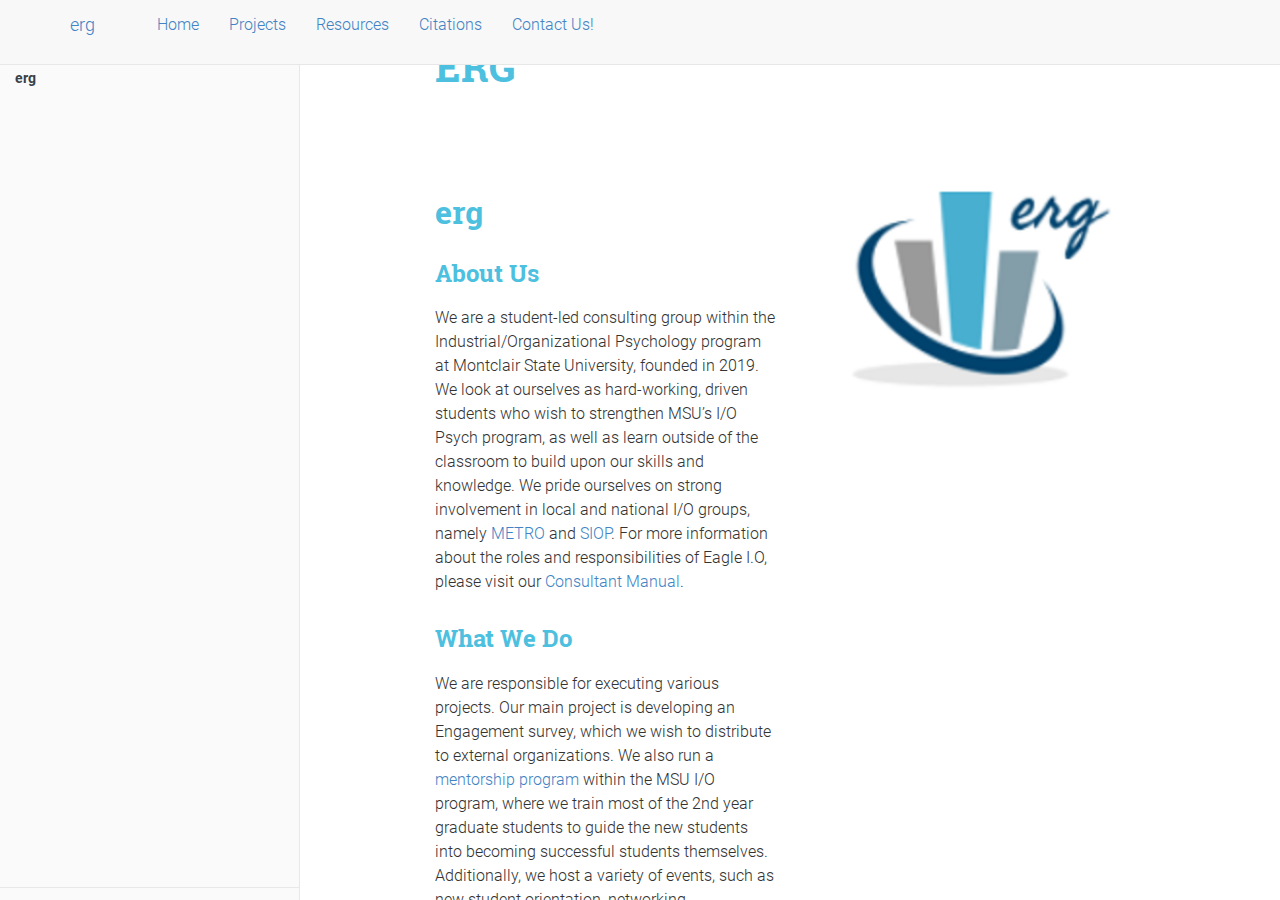
<file: docs/index.html>
<!DOCTYPE html>
<html xmlns="http://www.w3.org/1999/xhtml">
  <head>
    <meta charset="utf-8">
    <meta http-equiv="Content-Type" content="text/html; charset=utf-8" />
    <meta name="generator" content="pandoc" />

    
    
    <title>ERG</title>

        <script src="site_libs/header-attrs-2.8/header-attrs.js"></script>
        <script src="site_libs/jquery-1.11.3/jquery.min.js"></script>
        <meta name="viewport" content="width=device-width, initial-scale=1" />
        <link href="site_libs/bootstrap-3.3.7/css/bootstrap.min.css" rel="stylesheet" />
        <script src="site_libs/bootstrap-3.3.7/js/bootstrap.min.js"></script>
        <script src="site_libs/jqueryui-1.11.4/jquery-ui.min.js"></script>
        <script src="site_libs/navigation-1.1/tabsets.js"></script>
        <link href="site_libs/magnific-popup-1.1.0/magnific-popup.css" rel="stylesheet" />
        <script src="site_libs/magnific-popup-1.1.0/jquery.magnific-popup.min.js"></script>
        <link href="site_libs/robobook-0.1/robobook.css" rel="stylesheet" />
        <link href="site_libs/robobook-0.1/robobook_fonts_embed.css" rel="stylesheet" />
        <script src="site_libs/robobook-0.1/robobook.js"></script>
    
    
    
        <link rel="stylesheet" href="custom.css" type="text/css" />
    
    <!-- tabsets -->
    <script>
      $(document).ready(function () {
	  window.buildTabsets("toc");
      });
      $(document).ready(function () {
	  $('.tabset-dropdown > .nav-tabs > li').click(function () {
	      $(this).parent().toggleClass('nav-tabs-open')
	  });
      });
    </script>

    <!-- code folding -->
    
    <!-- code download -->
    
    <!-- tabsets dropdown -->

    <style type="text/css">
      .tabset-dropdown > .nav-tabs {
	  display: inline-table;
	  max-height: 500px;
	  min-height: 44px;
	  overflow-y: auto;
	  background: white;
	  border: 1px solid #ddd;
	  border-radius: 4px;
      }
      
      .tabset-dropdown > .nav-tabs > li.active:before {
	  content: "";
	  font-family: 'Glyphicons Halflings';
	  display: inline-block;
	  padding: 10px;
	  border-right: 1px solid #ddd;
      }
      
      .tabset-dropdown > .nav-tabs.nav-tabs-open > li.active:before {
	  content: "&#xe258;";
	  border: none;
      }
      
      .tabset-dropdown > .nav-tabs.nav-tabs-open:before {
	  content: "";
	  font-family: 'Glyphicons Halflings';
	  display: inline-block;
	  padding: 10px;
	  border-right: 1px solid #ddd;
      }
      
      .tabset-dropdown > .nav-tabs > li.active {
	  display: block;
      }

      .tabset-dropdown > .nav-tabs > li.active a {
  	  padding: 0 15px !important;
      }

      .tabset-dropdown > .nav-tabs > li > a,
      .tabset-dropdown > .nav-tabs > li > a:focus,
      .tabset-dropdown > .nav-tabs > li > a:hover {
	  border: none;
	  display: inline-block;
	  border-radius: 4px;
	  background-color: transparent;
      }
      
      .tabset-dropdown > .nav-tabs.nav-tabs-open > li {
	  display: block;
	  float: none;
      }
      
      .tabset-dropdown > .nav-tabs > li {
	  display: none;
	  margin-left: 0 !important;
      }
    </style>
    
</head>

<body class="preload">

   	
            <!-- robobook start -->   
   <div class="book with-summary">
      <div class="book-summary">
        <ul>
          <li class="title">ERG</li>
          <li class="divider"></li>
        </ul>
        <nav role="navigation" id="toc">
          <ul>
          <li><a href="#erg"><strong>erg</strong></a>
          <ul>
          <li><a href="#about-us">About Us</a></li>
          <li><a href="#what-we-do">What We Do</a></li>
          </ul></li>
          </ul>
        </nav>
        <ul class="authors">
          <li class="divider"></li>
                            </ul>     
      </div>
      <div class="book-body fixed">
        <div class="body-inner">
            <a class="btn pull-left js-toolbar-action toggle-sidebar" aria-label="Toggle Sidebar" title="Toggle Sidebar" href="#">
              <span class="glyphicon glyphicon-menu-hamburger"></span>
            </a>
            <div class="page-inner">
              <section id="content" class="normal">
      
   
      
      <div class="navbar navbar-default  navbar-fixed-top" role="navigation">
        <div class="container">
          <div class="navbar-header">
            <button type="button" class="navbar-toggle collapsed" data-toggle="collapse" data-target="#navbar">
              <span class="icon-bar"></span>
              <span class="icon-bar"></span>
              <span class="icon-bar"></span>
            </button>
            <a class="navbar-brand" href="index.html">erg</a>
          </div>
          <div id="navbar" class="navbar-collapse collapse">
            <ul class="nav navbar-nav">
              <li>
        <a href="index.html">Home</a>
      </li>
      <li>
        <a href="projects.html">Projects</a>
      </li>
      <li>
        <a href="tutorials.html">Resources</a>
      </li>
      <li>
        <a href="citation.html">Citations</a>
      </li>
      <li>
        <a href="location.html">Contact Us!</a>
      </li>
            </ul>
            <ul class="nav navbar-nav navbar-right">
              
            </ul>
          </div><!--/.nav-collapse -->
        </div><!--/.container -->
      </div><!--/.navbar -->
        
      <h1 class="title">ERG</h1>
      
        

   
      
   
<!-- Don't indent these lines or it will mess pre blocks indentation --> 
<div class="row" style="padding-top: 30px;">
<div id="erg" class="section level1 col-sm-6">
<h1><strong>erg</strong></h1>
<div id="about-us" class="section level2">
<h2>About Us</h2>
<p>We are a student-led consulting group within the Industrial/Organizational Psychology program at Montclair State University, founded in 2019. We look at ourselves as hard-working, driven students who wish to strengthen MSU’s I/O Psych program, as well as learn outside of the classroom to build upon our skills and knowledge. We pride ourselves on strong involvement in local and national I/O groups, namely <a href="https://metroapppsych.com/">METRO</a> and <a href="https://siop.org">SIOP</a>. For more information about the roles and responsibilities of Eagle I.O, please visit our <a href="https://bookdown.org/kulasj/eagleiomanual/">Consultant Manual</a>.</p>
</div>
<div id="what-we-do" class="section level2">
<h2>What We Do</h2>
<p>We are responsible for executing various projects. Our main project is developing an Engagement survey, which we wish to distribute to external organizations. We also run a <a href="https://bookdown.org/kulasj/mentorship/">mentorship program</a> within the MSU I/O program, where we train most of the 2nd year graduate students to guide the new students into becoming successful students themselves. Additionally, we host a variety of events, such as new student orientation, networking opportunities, and casual hangouts.</p>
</div>
</div>
<div class="col-sm-6">
<p><a href = "https://eagle-io.weebly.com/"> <img src="images/erg5.png" /> </a></p>
</div>

   
   
           </section>
  </div>
  </div>
  </div>
  </div>
      
      

  <script>
    $(document).ready(function () {

		// add bootstrap table styles to pandoc tables
	$('tr.header').parent('thead').parent('table').addClass('table table-condensed');
		
 		
	    });
  </script>



    <!-- dynamically load mathjax for compatibility with self-contained -->
  <script>
    (function () {
	var script = document.createElement("script");
	script.type = "text/javascript";
	script.src  = "https://mathjax.rstudio.com/latest/MathJax.js?config=TeX-AMS-MML_HTMLorMML";
	document.getElementsByTagName("head")[0].appendChild(script);
    })();
  </script>
  
</body>
</html>
</file>
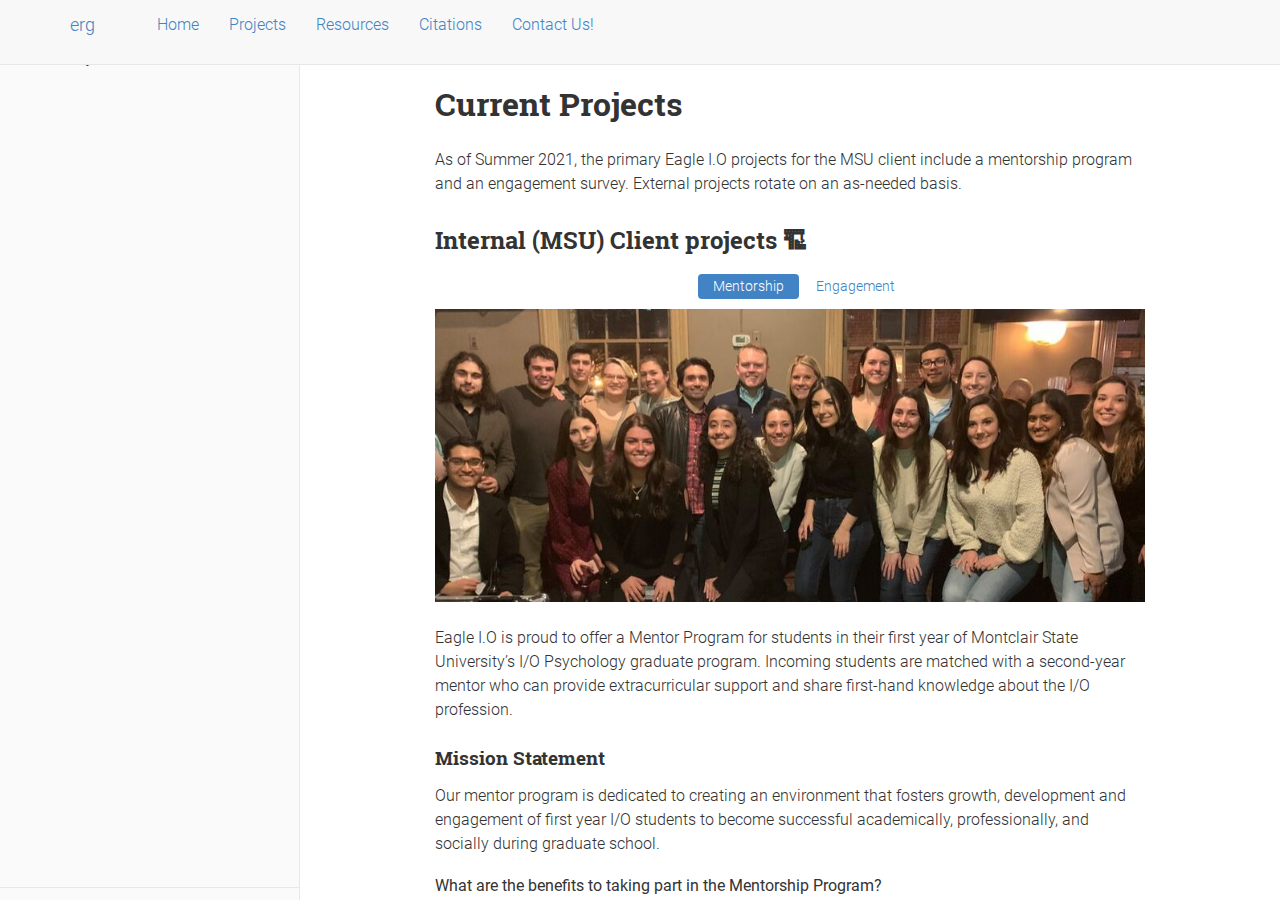
<file: docs/projects.html>
<!DOCTYPE html>
<html xmlns="http://www.w3.org/1999/xhtml">
  <head>
    <meta charset="utf-8">
    <meta http-equiv="Content-Type" content="text/html; charset=utf-8" />
    <meta name="generator" content="pandoc" />

    
    
    <title>projects.knit</title>

        <script src="site_libs/header-attrs-2.8/header-attrs.js"></script>
        <script src="site_libs/jquery-1.11.3/jquery.min.js"></script>
        <meta name="viewport" content="width=device-width, initial-scale=1" />
        <link href="site_libs/bootstrap-3.3.7/css/bootstrap.min.css" rel="stylesheet" />
        <script src="site_libs/bootstrap-3.3.7/js/bootstrap.min.js"></script>
        <script src="site_libs/jqueryui-1.11.4/jquery-ui.min.js"></script>
        <script src="site_libs/navigation-1.1/tabsets.js"></script>
        <link href="site_libs/magnific-popup-1.1.0/magnific-popup.css" rel="stylesheet" />
        <script src="site_libs/magnific-popup-1.1.0/jquery.magnific-popup.min.js"></script>
        <link href="site_libs/robobook-0.1/robobook.css" rel="stylesheet" />
        <link href="site_libs/robobook-0.1/robobook_fonts_embed.css" rel="stylesheet" />
        <script src="site_libs/robobook-0.1/robobook.js"></script>
    
    
    
    
    <!-- tabsets -->
    <script>
      $(document).ready(function () {
	  window.buildTabsets("toc");
      });
      $(document).ready(function () {
	  $('.tabset-dropdown > .nav-tabs > li').click(function () {
	      $(this).parent().toggleClass('nav-tabs-open')
	  });
      });
    </script>

    <!-- code folding -->
    
    <!-- code download -->
    
    <!-- tabsets dropdown -->

    <style type="text/css">
      .tabset-dropdown > .nav-tabs {
	  display: inline-table;
	  max-height: 500px;
	  min-height: 44px;
	  overflow-y: auto;
	  background: white;
	  border: 1px solid #ddd;
	  border-radius: 4px;
      }
      
      .tabset-dropdown > .nav-tabs > li.active:before {
	  content: "";
	  font-family: 'Glyphicons Halflings';
	  display: inline-block;
	  padding: 10px;
	  border-right: 1px solid #ddd;
      }
      
      .tabset-dropdown > .nav-tabs.nav-tabs-open > li.active:before {
	  content: "&#xe258;";
	  border: none;
      }
      
      .tabset-dropdown > .nav-tabs.nav-tabs-open:before {
	  content: "";
	  font-family: 'Glyphicons Halflings';
	  display: inline-block;
	  padding: 10px;
	  border-right: 1px solid #ddd;
      }
      
      .tabset-dropdown > .nav-tabs > li.active {
	  display: block;
      }

      .tabset-dropdown > .nav-tabs > li.active a {
  	  padding: 0 15px !important;
      }

      .tabset-dropdown > .nav-tabs > li > a,
      .tabset-dropdown > .nav-tabs > li > a:focus,
      .tabset-dropdown > .nav-tabs > li > a:hover {
	  border: none;
	  display: inline-block;
	  border-radius: 4px;
	  background-color: transparent;
      }
      
      .tabset-dropdown > .nav-tabs.nav-tabs-open > li {
	  display: block;
	  float: none;
      }
      
      .tabset-dropdown > .nav-tabs > li {
	  display: none;
	  margin-left: 0 !important;
      }
    </style>
    
</head>

<body class="preload">

   	
            <!-- robobook start -->   
   <div class="book with-summary">
      <div class="book-summary">
        <ul>
          <li class="title"></li>
          <li class="divider"></li>
        </ul>
        <nav role="navigation" id="toc">
          <ul>
          <li><a href="#current-projects">Current Projects</a>
          <ul>
          <li><a href="#internal-msu-client-projects">Internal (MSU) Client projects 🏗</a></li>
          <li><a href="#external">External 💼</a></li>
          </ul></li>
          </ul>
        </nav>
        <ul class="authors">
          <li class="divider"></li>
                            </ul>     
      </div>
      <div class="book-body fixed">
        <div class="body-inner">
            <a class="btn pull-left js-toolbar-action toggle-sidebar" aria-label="Toggle Sidebar" title="Toggle Sidebar" href="#">
              <span class="glyphicon glyphicon-menu-hamburger"></span>
            </a>
            <div class="page-inner">
              <section id="content" class="normal">
      
   
      
      <div class="navbar navbar-default  navbar-fixed-top" role="navigation">
        <div class="container">
          <div class="navbar-header">
            <button type="button" class="navbar-toggle collapsed" data-toggle="collapse" data-target="#navbar">
              <span class="icon-bar"></span>
              <span class="icon-bar"></span>
              <span class="icon-bar"></span>
            </button>
            <a class="navbar-brand" href="index.html">erg</a>
          </div>
          <div id="navbar" class="navbar-collapse collapse">
            <ul class="nav navbar-nav">
              <li>
        <a href="index.html">Home</a>
      </li>
      <li>
        <a href="projects.html">Projects</a>
      </li>
      <li>
        <a href="tutorials.html">Resources</a>
      </li>
      <li>
        <a href="citation.html">Citations</a>
      </li>
      <li>
        <a href="location.html">Contact Us!</a>
      </li>
            </ul>
            <ul class="nav navbar-nav navbar-right">
              
            </ul>
          </div><!--/.nav-collapse -->
        </div><!--/.container -->
      </div><!--/.navbar -->
        
      
        

   
      
   
<!-- Don't indent these lines or it will mess pre blocks indentation --> 
<div id="current-projects" class="section level1">
<h1>Current Projects</h1>
<p>As of Summer 2021, the primary Eagle I.O projects for the MSU client include a mentorship program and an engagement survey. External projects rotate on an as-needed basis.</p>
<div id="internal-msu-client-projects" class="section level2 tabset tabset-pills">
<h2 class="tabset tabset-pills">Internal (MSU) Client projects 🏗</h2>
<div id="mentorship" class="section level3">
<h3>Mentorship</h3>
<p><img src="images/mentor.jpg" /></p>
<p>Eagle I.O is proud to offer a Mentor Program for students in their first year of Montclair State University’s I/O Psychology graduate program. Incoming students are matched with a second-year mentor who can provide extracurricular support and share first-hand knowledge about the I/O profession.</p>
<div id="mission-statement" class="section level4">
<h4>Mission Statement</h4>
<p>Our mentor program is dedicated to creating an environment that fosters growth, development and engagement of first year I/O students to become successful academically, professionally, and socially during graduate school.</p>
<div id="what-are-the-benefits-to-taking-part-in-the-mentorship-program" class="section level5">
<h5>What are the benefits to taking part in the Mentorship Program?</h5>
<p>Mentees gain valuable experience by forging one-on-one relationships with seasoned I/O students. These experiences include: helping set realistic goals, strengthening knowledge of the industry/organizational culture/job functions, enhancing overall professional effectiveness, and gaining insight on how to be a future mentor.</p>
<p>Contributing time and expertise as a mentor is a valuable way to give back and foster the next generation of MSU I/O Psych graduate students. Mentoring can be both personally and professionally rewarding as mentors learn the value in helping their peers succeed. These rewards include building leadership skills and communication skills, expanding their professional network and increased visibility, and contributing to the advancement of the profession.</p>
</div>
</div>
<div id="the-alumni-mentorship-program" class="section level4">
<h4>The Alumni Mentorship Program</h4>
<p>Due to the overwhelming success of the mentorship program, we recently made the decision to expand our program to include Alumni! This new facet of the mentorship program designates interested alumni to act as mentors for students in their final year of the I/O Psych program at MSU.</p>
<p>There are many benefits for the alumni mentors and the student mentees. By connecting with an alumni mentor, the student mentees are given a great opportunity to widen their social network and learn more about their desired job roles within the field of I/O by someone with firsthand experience. For the alumni that participate in this program, they have the chance to reconnect with their past professors, receive invites to special events, and gain experience on mentoring a student that is just starting out in the field.</p>
</div>
</div>
<div id="engagement" class="section level3">
<h3>Engagement</h3>
<p><img src="images/engage.jpeg" /></p>
<p>The purpose of the Comprehensive Workplace Engagement Assessment (CWEA) is to establish current levels of engagement and productivity at a given company as well as identify areas that are negatively affecting these engagement and productivity levels. Through identification of these areas, Eagle I.O consultants can provide the necessary tools to increase these levels and improve the workplace culture at any company.</p>
<p>The engagement product will aggregate two scales: <strong>Absorption</strong>, <strong>Vigor</strong>, &amp; <strong>Enthusiasm</strong> and <strong>Cognition</strong>, <strong>Affect</strong>, &amp; <strong>Behavior</strong>. When fully launched, the intent will be to perform academic analyses, such as construct validation, and to collect norms. The process is documented within the <a href="https://bookdown.org/kulasj/engagetech/">Technical Report</a>, which includes the: (1) construction and initial findings, (2) user manual and norms description, (3) feedback report, and (4) localized validation studies.</p>
</div>
</div>
<div id="external" class="section level2 tabset tabset-pills">
<h2 class="tabset tabset-pills">External 💼</h2>
<div id="client-1" class="section level3">
<h3>Client 1</h3>
<center>
<img src="images/naissance-logo_orig.png" />
</center>
<p>We are currently in the pilot phase to address the lack of industry-specific digital metrics for asset management. In a comprehensive report, we will be creating contextual benchmarks and performing predictive analytics on email metrics for asset managers.</p>
</div>
<div id="client-2" class="section level3">
<h3>Client 2</h3>
<center>
<img src="images/charlie-academy.png" />
</center>
<p>We are helping evaluate the effectiveness of a leadership development training program. We are summarizing reaction data, facilitating focus groups, and developing a standardized evaluation system to be implemented in the future.</p>
</div>
<div id="client-3" class="section level3">
<h3>Client 3</h3>
<center>
<img src="images/gothamlogo_orig.png" />
</center>
<p>We have partnered with gothamCulture and Spring Point to create a technical report for their culture assessment pilot. This report will detail the relevant literature, initial psychometric properties, and suggested future directions.</p>
</div>
<div id="client-4" class="section level3">
<h3>Client 4</h3>
<center>
<img src="images/wfl_orig.png" />
</center>
<p>We are helping develop and validate a broad personality inventory intended to be used in a selection context. Additionally, we are helping develop a feedback report and the R-script automating the generation of the feedback report.</p>
</div>
</div>
</div>

   
   
           </section>
  </div>
  </div>
  </div>
  </div>
      
      

  <script>
    $(document).ready(function () {

		// add bootstrap table styles to pandoc tables
	$('tr.header').parent('thead').parent('table').addClass('table table-condensed');
		
 		
	    });
  </script>



    <!-- dynamically load mathjax for compatibility with self-contained -->
  <script>
    (function () {
	var script = document.createElement("script");
	script.type = "text/javascript";
	script.src  = "https://mathjax.rstudio.com/latest/MathJax.js?config=TeX-AMS-MML_HTMLorMML";
	document.getElementsByTagName("head")[0].appendChild(script);
    })();
  </script>
  
</body>
</html>
</file>
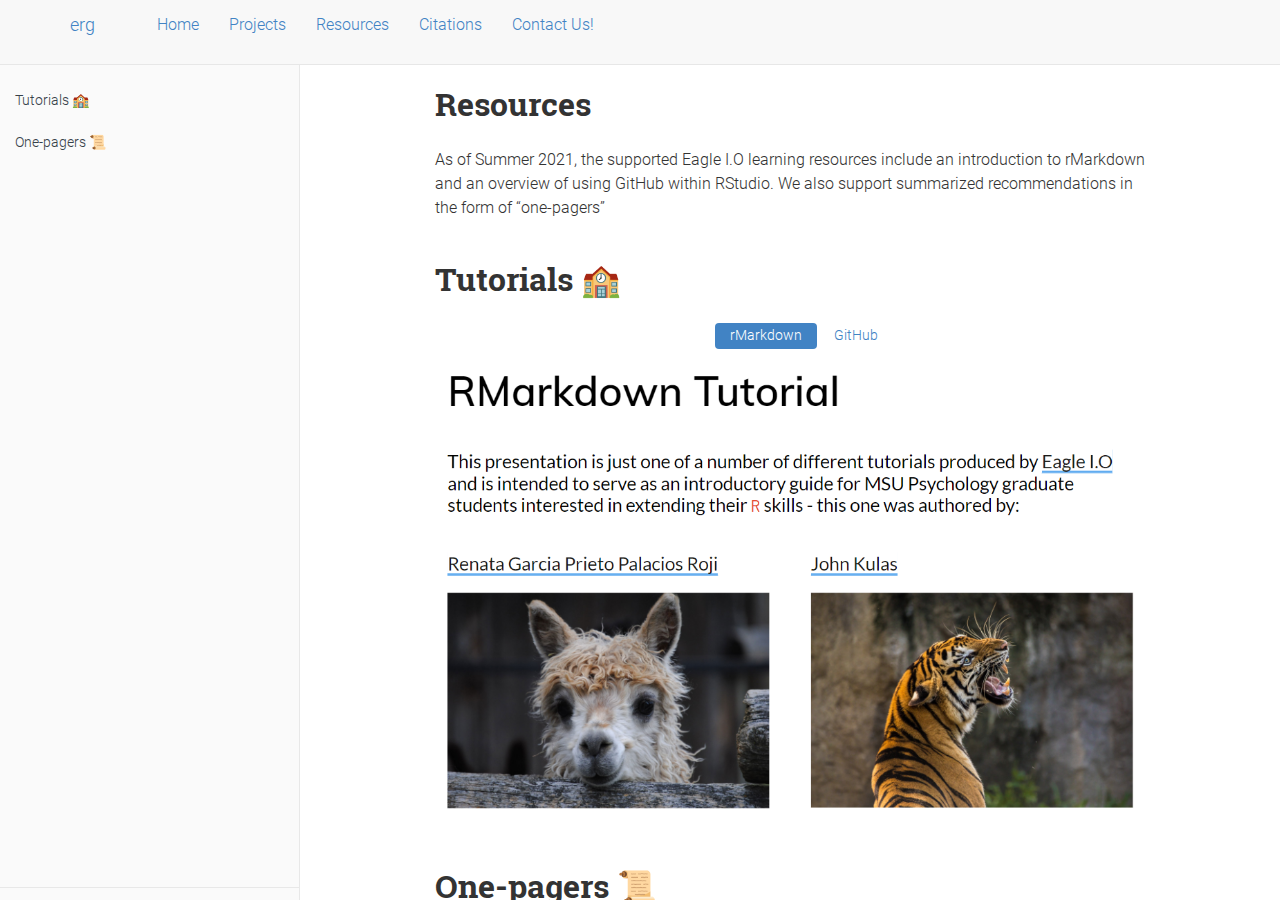
<file: docs/tutorials.html>
<!DOCTYPE html>
<html xmlns="http://www.w3.org/1999/xhtml">
  <head>
    <meta charset="utf-8">
    <meta http-equiv="Content-Type" content="text/html; charset=utf-8" />
    <meta name="generator" content="pandoc" />

    
    
    <title>tutorials.knit</title>

        <script src="site_libs/header-attrs-2.8/header-attrs.js"></script>
        <script src="site_libs/jquery-1.11.3/jquery.min.js"></script>
        <meta name="viewport" content="width=device-width, initial-scale=1" />
        <link href="site_libs/bootstrap-3.3.7/css/bootstrap.min.css" rel="stylesheet" />
        <script src="site_libs/bootstrap-3.3.7/js/bootstrap.min.js"></script>
        <script src="site_libs/jqueryui-1.11.4/jquery-ui.min.js"></script>
        <script src="site_libs/navigation-1.1/tabsets.js"></script>
        <link href="site_libs/magnific-popup-1.1.0/magnific-popup.css" rel="stylesheet" />
        <script src="site_libs/magnific-popup-1.1.0/jquery.magnific-popup.min.js"></script>
        <link href="site_libs/robobook-0.1/robobook.css" rel="stylesheet" />
        <link href="site_libs/robobook-0.1/robobook_fonts_embed.css" rel="stylesheet" />
        <script src="site_libs/robobook-0.1/robobook.js"></script>
    
    
    
    
    <!-- tabsets -->
    <script>
      $(document).ready(function () {
	  window.buildTabsets("toc");
      });
      $(document).ready(function () {
	  $('.tabset-dropdown > .nav-tabs > li').click(function () {
	      $(this).parent().toggleClass('nav-tabs-open')
	  });
      });
    </script>

    <!-- code folding -->
    
    <!-- code download -->
    
    <!-- tabsets dropdown -->

    <style type="text/css">
      .tabset-dropdown > .nav-tabs {
	  display: inline-table;
	  max-height: 500px;
	  min-height: 44px;
	  overflow-y: auto;
	  background: white;
	  border: 1px solid #ddd;
	  border-radius: 4px;
      }
      
      .tabset-dropdown > .nav-tabs > li.active:before {
	  content: "";
	  font-family: 'Glyphicons Halflings';
	  display: inline-block;
	  padding: 10px;
	  border-right: 1px solid #ddd;
      }
      
      .tabset-dropdown > .nav-tabs.nav-tabs-open > li.active:before {
	  content: "&#xe258;";
	  border: none;
      }
      
      .tabset-dropdown > .nav-tabs.nav-tabs-open:before {
	  content: "";
	  font-family: 'Glyphicons Halflings';
	  display: inline-block;
	  padding: 10px;
	  border-right: 1px solid #ddd;
      }
      
      .tabset-dropdown > .nav-tabs > li.active {
	  display: block;
      }

      .tabset-dropdown > .nav-tabs > li.active a {
  	  padding: 0 15px !important;
      }

      .tabset-dropdown > .nav-tabs > li > a,
      .tabset-dropdown > .nav-tabs > li > a:focus,
      .tabset-dropdown > .nav-tabs > li > a:hover {
	  border: none;
	  display: inline-block;
	  border-radius: 4px;
	  background-color: transparent;
      }
      
      .tabset-dropdown > .nav-tabs.nav-tabs-open > li {
	  display: block;
	  float: none;
      }
      
      .tabset-dropdown > .nav-tabs > li {
	  display: none;
	  margin-left: 0 !important;
      }
    </style>
    
</head>

<body class="preload">

   	
            <!-- robobook start -->   
   <div class="book with-summary">
      <div class="book-summary">
        <ul>
          <li class="title"></li>
          <li class="divider"></li>
        </ul>
        <nav role="navigation" id="toc">
          <ul>
          <li><a href="#resources">Resources</a></li>
          <li><a href="#tutorials">Tutorials 🏫</a>
          <ul>
          <li><a href="#rmarkdown">rMarkdown</a></li>
          <li><a href="#github">GitHub</a></li>
          </ul></li>
          <li><a href="#one-pagers">One-pagers 📜</a>
          <ul>
          <li><a href="#survey-one-pager">Survey one-pager</a></li>
          </ul></li>
          </ul>
        </nav>
        <ul class="authors">
          <li class="divider"></li>
                            </ul>     
      </div>
      <div class="book-body fixed">
        <div class="body-inner">
            <a class="btn pull-left js-toolbar-action toggle-sidebar" aria-label="Toggle Sidebar" title="Toggle Sidebar" href="#">
              <span class="glyphicon glyphicon-menu-hamburger"></span>
            </a>
            <div class="page-inner">
              <section id="content" class="normal">
      
   
      
      <div class="navbar navbar-default  navbar-fixed-top" role="navigation">
        <div class="container">
          <div class="navbar-header">
            <button type="button" class="navbar-toggle collapsed" data-toggle="collapse" data-target="#navbar">
              <span class="icon-bar"></span>
              <span class="icon-bar"></span>
              <span class="icon-bar"></span>
            </button>
            <a class="navbar-brand" href="index.html">erg</a>
          </div>
          <div id="navbar" class="navbar-collapse collapse">
            <ul class="nav navbar-nav">
              <li>
        <a href="index.html">Home</a>
      </li>
      <li>
        <a href="projects.html">Projects</a>
      </li>
      <li>
        <a href="tutorials.html">Resources</a>
      </li>
      <li>
        <a href="citation.html">Citations</a>
      </li>
      <li>
        <a href="location.html">Contact Us!</a>
      </li>
            </ul>
            <ul class="nav navbar-nav navbar-right">
              
            </ul>
          </div><!--/.nav-collapse -->
        </div><!--/.container -->
      </div><!--/.navbar -->
        
      
        

   
      
   
<!-- Don't indent these lines or it will mess pre blocks indentation --> 
<div id="resources" class="section level1">
<h1>Resources</h1>
<p>As of Summer 2021, the supported Eagle I.O learning resources include an introduction to rMarkdown and an overview of using GitHub within RStudio. We also support summarized recommendations in the form of “one-pagers”</p>
</div>
<div id="tutorials" class="section level1 tabset tabset-pills">
<h1 class="tabset tabset-pills">Tutorials 🏫</h1>
<div id="rmarkdown" class="section level2">
<h2>rMarkdown</h2>
<p><a href="https://jtkulas.github.io/temp"><img src="images/markdown.PNG" /></a></p>
</div>
<div id="github" class="section level2">
<h2>GitHub</h2>
<p><a href="https://jtkulas.github.io/GitHub"><img src="images/github.PNG" /></a></p>
</div>
</div>
<div id="one-pagers" class="section level1">
<h1>One-pagers 📜</h1>
<div id="survey-one-pager" class="section level2">
<h2>Survey one-pager</h2>
<p><a href="https://eagle-io.weebly.com/uploads/1/3/2/7/132704035/employee_survey_tips_one-pager.pdf"><img src="images/surveying.png" /></a></p>
</div>
</div>

   
   
           </section>
  </div>
  </div>
  </div>
  </div>
      
      

  <script>
    $(document).ready(function () {

		// add bootstrap table styles to pandoc tables
	$('tr.header').parent('thead').parent('table').addClass('table table-condensed');
		
 		
	    });
  </script>



    <!-- dynamically load mathjax for compatibility with self-contained -->
  <script>
    (function () {
	var script = document.createElement("script");
	script.type = "text/javascript";
	script.src  = "https://mathjax.rstudio.com/latest/MathJax.js?config=TeX-AMS-MML_HTMLorMML";
	document.getElementsByTagName("head")[0].appendChild(script);
    })();
  </script>
  
</body>
</html>
</file>
<file: docs/site_libs/robobook-0.1/robobook_fonts_embed.css>
@font-face {
  font-family: 'Roboto';
  font-style: normal;
  font-weight: 300;
  src: url(fonts/Roboto-Light.ttf) format('truetype');
}
@font-face {
  font-family: 'Roboto';
  font-style: italic;
  font-weight: 300;
  src: url(fonts/Roboto-LightItalic.ttf) format('truetype');
}
@font-face {
  font-family: 'Roboto';
  font-style: normal;
  font-weight: 400;
  src: url(fonts/Roboto-Regular.ttf) format('truetype');
}
@font-face {
  font-family: 'Roboto';
  font-style: italic;
  font-weight: 400;
  src: url(fonts/Roboto-Italic.ttf) format('truetype');
}
@font-face {
  font-family: 'Roboto';
  font-style: normal;
  font-weight: 700;
  src: url(fonts/Roboto-Bold.ttf) format('truetype');
}
@font-face {
  font-family: 'Roboto Slab';
  font-style: normal;
  font-weight: 700;
  src: url(fonts/RobotoSlab-Bold.ttf) format('truetype');
}
</file>
<file: docs/custom.css>
h1, h2, h3, h4, h5, h6, legend {
    color: #4DC0DF;
}

#nav-top span.glyphicon {
    color: #4DC0DF;
}

#table-of-contents header {
    color: #4DC0DF;
}

#table-of-contents h2 {
    background-color: #4DC0DF;
}

/* unvisited link */
a:link {
  color: red;
}

/* visited link */
a:visited {
  color: green;
}

/* mouse over link */
a:hover {
  color: hotpink;
}

/* selected link */
a:active {
  color: blue;
}
</file>
<file: docs/site_libs/robobook-0.1/robobook.css>
/*! normalize.css v2.1.0 | MIT License | git.io/normalize */
img,
legend {
    border: 0
}

*,
.fa {
    -webkit-font-smoothing: antialiased
}

.fa-ul>li,
sub,
sup {
    position: relative
}

.book .book-body .page-inner section.normal hr:after,
.book-langs-index .inner .languages:after,
.buttons:after,
.dropdown-menu .buttons:after {
    clear: both
}

body,
html {
    -ms-text-size-adjust: 100%;
    -webkit-text-size-adjust: 100%
}

article,
aside,
details,
figcaption,
figure,
footer,
header,
hgroup,
main,
nav,
section,
summary {
    display: block
}

audio,
canvas,
video {
    display: inline-block
}

.hidden,
[hidden] {
    display: none
}

audio:not([controls]) {
    display: none;
    height: 0
}

html {
    font-family: sans-serif
}

body,
figure {
    margin: 0
}

a:focus {
    outline: dotted thin
}

a:active,
a:hover {
    outline: 0
}

h1 {
    font-size: 2em;
    margin: .67em 0
}

abbr[title] {
    border-bottom: 1px dotted
}

b,
strong {
    font-weight: 700
}

dfn {
    font-style: italic
}

hr {
    -moz-box-sizing: content-box;
    box-sizing: content-box;
    height: 0
}

mark {
    background: #ff0;
    color: #000
}

code,
kbd,
pre,
samp {
    font-family: monospace, serif;
    font-size: 1em
}

q {
    quotes: "\201C""\201D""\2018""\2019"
}

small {
    font-size: 80%
}

sub,
sup {
    font-size: 75%;
    line-height: 0;
    vertical-align: baseline
}

sup {
    top: -.5em
}

sub {
    bottom: -.25em
}

svg:not(:root) {
    overflow: hidden
}

fieldset {
    border: 1px solid silver;
    margin: 0 2px;
    padding: .35em .625em .75em
}

legend {
    padding: 0
}

button,
input,
select,
textarea {
    font-family: inherit;
    font-size: 100%;
    margin: 0
}

button,
input {
    line-height: normal
}

button,
select {
    text-transform: none
}

button,
html input[type=button],
input[type=reset],
input[type=submit] {
    -webkit-appearance: button;
    cursor: pointer
}

button[disabled],
html input[disabled] {
    cursor: default
}

input[type=checkbox],
input[type=radio] {
    box-sizing: border-box;
    padding: 0
}

input[type=search] {
    -webkit-appearance: textfield;
    -moz-box-sizing: content-box;
    -webkit-box-sizing: content-box;
    box-sizing: content-box
}

input[type=search]::-webkit-search-cancel-button {
    margin-right: 10px;
}

button::-moz-focus-inner,
input::-moz-focus-inner {
    border: 0;
    padding: 0
}

textarea {
    overflow: auto;
    vertical-align: top
}

table {
    border-collapse: collapse;
    border-spacing: 0
}

/*!
 * Preboot v2
 *
 * Open sourced under MIT license by @mdo.
 * Some variables and mixins from Bootstrap (Apache 2 license).
 */
.link-inherit,
.link-inherit:focus,
.link-inherit:hover {
    color: inherit
}

.fa,
.fa-stack {
    display: inline-block
}


.pull-right {
    float: right
}

.pull-left {
    float: left
}


.dropdown {
    position: relative
}

.dropdown-menu {
    position: absolute;
    top: 100%;
    left: 0;
    z-index: 100;
    display: none;
    float: left;
    min-width: 160px;
    padding: 0;
    margin: 2px 0 0;
    list-style: none;
    font-size: 14px;
    background-color: #fafafa;
    border: 1px solid rgba(0, 0, 0, .07);
    border-radius: 1px;
    -webkit-box-shadow: 0 6px 12px rgba(0, 0, 0, .175);
    box-shadow: 0 6px 12px rgba(0, 0, 0, .175);
    background-clip: padding-box
}

.dropdown-menu.open {
    display: block
}

.dropdown-menu.dropdown-left {
    left: auto;
    right: 4%
}

.dropdown-menu.dropdown-left .dropdown-caret {
    right: 14px;
    left: auto
}

.dropdown-menu .dropdown-caret {
    position: absolute;
    top: -8px;
    left: 14px;
    width: 18px;
    height: 10px;
    float: left;
    overflow: hidden
}

.dropdown-menu .dropdown-caret .caret-inner,
.dropdown-menu .dropdown-caret .caret-outer {
    display: inline-block;
    top: 0;
    border-left: 9px solid transparent;
    border-right: 9px solid transparent;
    position: absolute
}

.dropdown-menu .dropdown-caret .caret-outer {
    border-bottom: 9px solid rgba(0, 0, 0, .1);
    height: auto;
    left: 0;
    width: auto;
    margin-left: -1px
}

.dropdown-menu .dropdown-caret .caret-inner {
    margin-top: -1px;
    top: 1px;
    border-bottom: 9px solid #fafafa
}

.dropdown-menu .buttons {
    border-bottom: 1px solid rgba(0, 0, 0, .07)
}

.dropdown-menu .buttons:after,
.dropdown-menu .buttons:before {
    content: " ";
    display: table;
    line-height: 0
}

.dropdown-menu .buttons:last-child {
    border-bottom: none
}

.dropdown-menu .buttons .button {
    border: 0;
    background-color: transparent;
    color: #a6a6a6;
    width: 100%;
    text-align: center;
    float: left;
    line-height: 1.42857143;
    padding: 8px 4px
}

.alert,
.dropdown-menu .buttons .button:hover {
    color: #444
}

.dropdown-menu .buttons .button:focus,
.dropdown-menu .buttons .button:hover {
    outline: 0
}

.dropdown-menu .buttons .button.size-2 {
    width: 50%
}

.dropdown-menu .buttons .button.size-3 {
    width: 33%
}

.alert {
    padding: 15px;
    margin-bottom: 20px;
    background: #eee;
    border-bottom: 5px solid #ddd
}

.alert-success {
    background: #dff0d8;
    border-color: #d6e9c6;
    color: #3c763d
}

.alert-info {
    background: #d9edf7;
    border-color: #bce8f1;
    color: #31708f
}

.alert-danger {
    background: #f2dede;
    border-color: #ebccd1;
    color: #a94442
}

.alert-warning {
    background: #fcf8e3;
    border-color: #faebcc;
    color: #8a6d3b
}

.book .book-summary {
    position: fixed;
    top: 0;
    left: -300px;
    bottom: 0;
    z-index: 1;
    width: 300px;
    color: #364149;
    background: #fafafa;
    border-right: 1px solid rgba(0, 0, 0, .07);
    -webkit-transition: left 250ms ease;
    -moz-transition: left 250ms ease;
    -o-transition: left 250ms ease;
    transition: left 250ms ease
}

.book .book-summary ul {
 /*   position: absolute;
    top: 0;
    left: 0;
    right: 0;
    bottom: 0; */
    overflow-y: auto;
    list-style: none;
    margin: 0;
    padding: 0;
    -webkit-transition: top .5s ease;
    -moz-transition: top .5s ease;
    -o-transition: top .5s ease;
    transition: top .5s ease
}

.book .book-summary ul li {
    list-style: none
}

.book .book-summary ul li.divider {
    height: 1px;
    margin: 7px 0;
    overflow: hidden;
    background: rgba(0, 0, 0, .07)
}

.book .book-summary ul li i.fa-check {
    display: none;
    position: absolute;
    right: 9px;
    top: 16px;
    font-size: 9px;
    color: #3c3
}

.book .book-summary ul li.done>a {
    color: #364149;
    font-weight: 400
}

.book .book-summary ul li.done>a i {
    display: inline
}

.book .book-summary ul li a,
.book .book-summary ul li span {
    display: block;
    padding: 10px 15px;
    border-bottom: none;
    color: #364149;
    background: 0 0;
    position: relative;
    line-height: 1.3;
    
}

.book .book-summary ul li span {
    opacity: .3;
    filter: alpha(opacity=30)
}

.book .book-summary ul li a:hover,
.book .book-summary ul li.active>a {
    color: #008cff;
    background: 0 0;
    text-decoration: none
}

.book .book-summary ul li ul {
    padding-left: 20px
}

@media (max-width:600px) {
    .book .book-summary {
        width: calc(100% - 150px);
        bottom: 0;
        left: -100%
    }
}

.book.with-summary .book-summary {
    left: 0
}

.book.without-animation .book-summary {
    -webkit-transition: none !important;
    -moz-transition: none !important;
    -o-transition: none !important;
    transition: none !important
}

.book {
    position: relative;
    width: 100%;
    height: 100%
}


.book .book-body {
    position: relative;
    margin-left: 0px;
    height: 100%;
    overflow-y: scroll;
    color: #000;
    background: #fff;
    transition: margin-left 250ms ease
}


.book .book-body .page-inner {
    max-width: 800px;
    margin: 0 auto;
    padding: 40px 30px 40px 30px;
}

.book .book-body .page-inner section {
    margin: 0;
    padding: 5px 15px;
    background: #fff;
    border-radius: 2px;
    line-height: 1.7;
    font-size: 1.6rem
}

.book .book-body .page-inner .btn-group .btn {
    border-radius: 0;
    background: #eee;
    border: 0
}

@media (max-width:1240px) {
    .book .book-body {
        padding-bottom: 20px
    }

}

@media (min-width:600px) {
    .book.with-summary .book-body {
        margin-left: 300px
    }
}

@media (max-width:600px) {
    .book.with-summary {
        overflow: hidden
    }

    .book.with-summary .book-body {
        margin-left: calc(100% - 150px)
    }
}

.book.without-animation .book-body {
    transition: none !important
}

.buttons:after,
.buttons:before {
    content: " ";
    display: table;
    line-height: 0
}

.button {
    border: 0;
    background: #eee;
    color: #666;
    width: 100%;
    text-align: center;
    float: left;
    line-height: 1.42857143;
    padding: 8px 4px
}

.button:hover {
    color: #444
}

.button:focus,
.button:hover {
    outline: 0
}

.button.size-2 {
    width: 50%
}

.button.size-3 {
    width: 33%
}

.book .book-body .toggle-sidebar {
    position: fixed;
    color: #AAA;
}

.book .book-body .toggle-sidebar:hover {
    color: #000;
}


.book .book-body .page-inner section {
    display: none
}

.book .book-body .page-inner section.normal {
    display: block;
    word-wrap: break-word;
    overflow: hidden;
    color: #333;
    line-height: 1.7;
    text-size-adjust: 100%;
}

.book .book-body .page-inner section.normal * {
    box-sizing: border-box;
}

.book .book-body .page-inner section.normal>:first-child {
    margin-top: 0 !important
}

.book .book-body .page-inner section.normal>:last-child {
    margin-bottom: 0 !important
}

.book .book-body .page-inner section.normal blockquote,
.book .book-body .page-inner section.normal code,
.book .book-body .page-inner section.normal figure,
.book .book-body .page-inner section.normal img,
.book .book-body .page-inner section.normal pre,
.book .book-body .page-inner section.normal table,
.book .book-body .page-inner section.normal tr {
    page-break-inside: avoid
}


.book .book-body .page-inner section.normal table th {
  vertical-align: bottom;
  border-bottom: 2px solid #ddd;
}

.book .book-body .page-inner section.normal table td {
  border-top: 1px solid #ddd;
}

.book .book-body .page-inner section.normal table th,
.book .book-body .page-inner section.normal table td,
.book .book-body .page-inner section.normal .table th,
.book .book-body .page-inner section.normal .table td {
    padding: 6px 15px;
}

.book .book-body .page-inner section.normal h3,
.book .book-body .page-inner section.normal h4,
.book .book-body .page-inner section.normal h5,
.book .book-body .page-inner section.normal p {
    orphans: 3;
    widows: 3
}

.book .book-body .page-inner section.normal h1,
.book .book-body .page-inner section.normal h2,
.book .book-body .page-inner section.normal h3,
.book .book-body .page-inner section.normal h4,
.book .book-body .page-inner section.normal h5 {
    page-break-after: avoid
}

.book .book-body .page-inner section.normal b,
.book .book-body .page-inner section.normal strong {
    font-weight: 700
}

.book .book-body .page-inner section.normal em {
    font-style: italic
}

.book .book-body .page-inner section.normal blockquote,
.book .book-body .page-inner section.normal dl,
.book .book-body .page-inner section.normal ol,
.book .book-body .page-inner section.normal p,
.book .book-body .page-inner section.normal table,
.book .book-body .page-inner section.normal ul {
    margin-top: 0;
    margin-bottom: .85em
}

.book .book-body .page-inner section.normal a {
    color: #4183c4;
    text-decoration: none;
    background: 0 0
}

.book .book-body .page-inner section.normal a:active,
.book .book-body .page-inner section.normal a:focus,
.book .book-body .page-inner section.normal a:hover {
    outline: 0;
    text-decoration: underline
}

.book .book-body .page-inner section.normal img {
    border: 0;
    max-width: 100%
}

.book .book-body .page-inner section.normal hr {
    height: 4px;
    padding: 0;
    margin: 1.7em 0;
    overflow: hidden;
    background-color: #e7e7e7;
    border: none
}

.book .book-body .page-inner section.normal hr:after,
.book .book-body .page-inner section.normal hr:before {
    display: table;
    content: " "
}

.book .book-body .page-inner section.normal h1,
.book .book-body .page-inner section.normal h2,
.book .book-body .page-inner section.normal h3,
.book .book-body .page-inner section.normal h4,
.book .book-body .page-inner section.normal h5,
.book .book-body .page-inner section.normal h6 {
    margin-top: 1.275em;
    margin-bottom: .85em;
}

.book .book-body .page-inner section.normal h1 {
    font-size: 2em
}

.book .book-body .page-inner section.normal h2 {
    font-size: 1.5em
}

.book .book-body .page-inner section.normal h3 {
    font-size: 1.3em
}

.book .book-body .page-inner section.normal h4 {
    font-size: 1.2em
}

.book .book-body .page-inner section.normal h5 {
    font-size: 1em
}

.book .book-body .page-inner section.normal h6 {
    font-size: 1em;
    color: #777
}

.book .book-body .page-inner section.normal code,
.book .book-body .page-inner section.normal pre {
    font-family: Consolas, "Liberation Mono", Menlo, Courier, monospace;
    direction: ltr;
    border: none;
    color: inherit
    white-space: pre;
}

.book .book-body .page-inner section.normal pre {
    overflow: auto;
    word-wrap: normal;
    margin: 0 0 1.275em;
    padding: .85em 1em;
    background: #f7f7f7
}

.book .book-body .page-inner section.normal pre>code {
    display: inline;
    max-width: initial;
    padding: 0;
    margin: 0;
    overflow: initial;
    line-height: inherit;
    font-size: .85em;
    white-space: pre;
    background: 0 0
}

.book .book-body .page-inner section.normal pre>code:after,
.book .book-body .page-inner section.normal pre>code:before {
    content: normal
}

.book .book-body .page-inner section.normal code {
    padding: .2em;
    margin: 0;
    font-size: .85em;
    background-color: #f7f7f7
}

.book .book-body .page-inner section.normal code:after,
.book .book-body .page-inner section.normal code:before {
    letter-spacing: -.2em;
    content: "\00a0"
}

.book .book-body .page-inner section.normal ol,
.book .book-body .page-inner section.normal ul {
    padding: 0 0 0 2em;
    margin: 0 0 .85em
}

.book .book-body .page-inner section.normal ol ol,
.book .book-body .page-inner section.normal ol ul,
.book .book-body .page-inner section.normal ul ol,
.book .book-body .page-inner section.normal ul ul {
    margin-top: 0;
    margin-bottom: 0
}

.book .book-body .page-inner section.normal ol ol {
    list-style-type: lower-roman
}

.book .book-body .page-inner section.normal blockquote {
    margin: 0 0 .85em;
    padding: 0 15px;
    opacity: 0.75;
    border-left: 4px solid #dcdcdc
}

.book .book-body .page-inner section.normal blockquote:first-child {
    margin-top: 0
}

.book .book-body .page-inner section.normal blockquote:last-child {
    margin-bottom: 0
}

.book .book-body .page-inner section.normal dl {
    padding: 0
}

.book .book-body .page-inner section.normal dl dt {
    padding: 0;
    margin-top: .85em;
    font-style: italic;
    font-weight: 700
}

.book .book-body .page-inner section.normal dl dd {
    padding: 0 .85em;
    margin-bottom: .85em
}

.book .book-body .page-inner section.normal dd {
    margin-left: 0
}

.book .book-body .page-inner section.normal .glossary-term {
    cursor: help;
    text-decoration: underline
}

.book .book-body .navigation {
    position: absolute;
    top: 50px;
    bottom: 0;
    margin: 0;
    max-width: 150px;
    min-width: 90px;
    display: flex;
    justify-content: center;
    align-content: center;
    flex-direction: column;
    font-size: 40px;
    color: #ccc;
    text-align: center;
    -webkit-transition: all 350ms ease;
    -moz-transition: all 350ms ease;
    -o-transition: all 350ms ease;
    transition: all 350ms ease
}

.book .book-body .navigation:hover {
    text-decoration: none;
    color: #444
}

.book .book-body .navigation.navigation-next {
    right: 0
}

.book .book-body .navigation.navigation-prev {
    left: 0
}

@media (max-width:1240px) {
    .book .book-body .navigation {
        position: static;
        top: auto;
        max-width: 50%;
        width: 50%;
        display: inline-block;
        float: left
    }

    .book .book-body .navigation.navigation-unique {
        max-width: 100%;
        width: 100%
    }
}

.book .book-body .page-inner section.glossary {
    margin-bottom: 40px
}

.book .book-body .page-inner section.glossary h2 a,
.book .book-body .page-inner section.glossary h2 a:hover {
    color: inherit;
    text-decoration: none
}

.book .book-body .page-inner section.glossary .glossary-index {
    list-style: none;
    margin: 0;
    padding: 0
}

.book .book-body .page-inner section.glossary .glossary-index li {
    display: inline;
    margin: 0 8px;
    white-space: nowrap
}

* {
    -webkit-box-sizing: border-box;
    -moz-box-sizing: border-box;
    box-sizing: border-box;
    -webkit-overflow-scrolling: touch;
    -webkit-tap-highlight-color: transparent;
    -webkit-text-size-adjust: none;
    -webkit-touch-callout: none
}

a {
    text-decoration: none
}

body,
html {
    height: 100%
}

html {
    font-size: 62.5%
}

body {
    text-rendering: optimizeLegibility;
    font-smoothing: antialiased;
    font-family: "Roboto", "Helvetica Neue", Helvetica, Arial, sans-serif;
    font-size: 14px;
    letter-spacing: .2px;
    text-size-adjust: 100%
}

.book .book-summary ul li a span {
    display: inline;
    padding: initial;
    overflow: visible;
    cursor: auto;
    opacity: 1;
}


/* Intro to tidyverse styles */


body {
  letter-spacing: normal;
}

.book .book-body .page-inner section.normal p > img {
  margin: 0.5em auto 1.5em auto;
  display: block;
}


.book .book-body .page-inner section.normal .figure {
  margin: 2em auto 2.5em auto;
  text-align: center;
}

.book .book-body .page-inner section.normal .figure img {
  border: 1px solid #DDD;
  box-shadow: 1px 1px 10px #DDD;
}

.book .book-body .page-inner section.normal .figure .caption {
  font-style: italic;
  font-size: 0.9em;
  margin-top: 5px;
}

.book .book-body .page-inner section.normal .table-wrapper {
  overflow-x: auto;
  margin-bottom: 1.8em;
}

.book .book-body .page-inner section.normal table,
.book .book-body .page-inner section.normal .table,
.book .book-body .page-inner section.normal .pagedtable-wrapper,
.book .book-body .page-inner section.normal .dataTables_wrapper {
  font-size: 0.9em;
  margin-top: 0;
  margin-bottom: 2rem;
}

.book .book-body .page-inner section.normal table {
  width: auto;
  margin-left: auto;
  margin-right: auto;
}

.book .book-body .page-inner section.normal .pagedtable table {
  width: 100%;
  margin-left: 0;
  margin-right: 0;
}


.book .book-body .page-inner section.normal .leaflet-container {
  margin-top: 0;
  margin-bottom: 2rem;
}


.book,
.book .book-summary {
  font-weight: 300;
}

.book .book-summary {
    display: flex;
    flex-direction: column;
    overflow: auto;
}

.book .book-summary li {
  font-size: 1em;
}


.book .book-summary ul li a, 
.book .book-summary ul li span {
  padding: 12px 15px;  
}

.book .book-summary ul li li a, 
.book .book-summary ul li li span {
  padding: 4px 15px;  
}

.book .book-summary ul li a b {
  margin-right: 5px;
} 

.book .book-summary li.title {
  font-size: 1em;
  font-weight: bold;
  padding: 11px 15px;  
}

.book .book-summary ul li.part span,
.book .book-summary ul li.appendix span {
  opacity: 0.9;
}

.book .book-summary ul li.part span b,
.book .book-summary ul li.appendix span b {
  font-weight: normal; 
  color: #004488;
}

.book .book-body .page-inner section.normal h1,
.book .book-body .page-inner section.normal h2,
.book .book-body .page-inner section.normal h3,
.book .book-body .page-inner section.normal h4 {
  font-family: "Roboto Slab", "Roboto", "Helvetica Neue", Helvetica, sans-serif;
  font-weight: 700;
}

.book .book-body .page-inner section.normal h1 .header-section-number {
  margin-right: .2em;
}

.book .book-body .page-inner section.normal h1.title {
  font-size: 2.5em;
  margin-top: 0;
}

.book .book-body .page-inner section.normal h1.subtitle {
    font-size: 1.5em;
    font-weight: 400;
    margin-top: -15px;
}


.book .book-body .author,
.book .book-body .date {
  font-weight: 300;
  font-size: 1.3em;
  margin-top: 1em;
}

.book .book-body .page-inner section.normal .date {
  font-size: 1.1em;
  margin-top: 0;
}

.book .book-body .page-inner section.normal .author em,
.book .book-body .page-inner section.normal .date em {
  font-style: normal;
}

.book .book-body .page-inner section.normal {
  line-height: 1.5;
}

.book .book-body .page-inner section.normal pre,
.book .book-body .page-inner section.normal code,
.book .book-body .page-inner section.normal pre > code {
    font-family: 'Fira Code', 'Andale Mono', monospace;
    font-size: .95em;
}

.book .book-body .page-inner section.normal pre a,
.book .book-body .page-inner section.normal code a,
.book .book-body .page-inner section.normal pre > code a {
    color: inherit;
}


.book .book-summary code,
.book .book-body .page-inner section.normal h1 > code,
.book .book-body .page-inner section.normal h2 > code,
.book .book-body .page-inner section.normal h3 > code,
.book .book-body .page-inner section.normal h4 > code,
.book .book-body .page-inner section.normal p > code,
.book .book-body .page-inner section.normal ul code {
    padding: 2px 1px;
    font-size: 85%;
    color: #c7254e;
    background-color: #f9f2f4;
    border-radius: 4px;
    font-family: 'Fira Code','Andale Mono',monospace;
}

.book .book-body .page-inner section.normal pre {
  border-radius: 6px;
}


.book .book-body .page-inner section.normal pre.sourceCode {
  background: #f7f7f7;
  border: 1px solid #e1e1e8;
  padding: .5em .85em;
  margin-top: 10px;
}

.book .book-body .page-inner section.normal blockquote {
    font-style: italic;
    font-size: inherit;
}

/* Leaflet styling */

.book .book-body .page-inner section.normal .leaflet .leaflet-control-container a {
  background-color: #FFF;
  color: #000;
}

.book .book-body .page-inner section.normal .leaflet a:hover {
  text-decoration: none;
}


/* Footnotes */

.book .book-body .page-inner section.normal .footnote-back {
  padding-left: .3em;
}
.book .book-body .page-inner section.normal .footnote-ref {
  padding: 0 0 0 .2em;
  font-weight: 400;
}

/* Source code button */

div.sourceCode .row {
    margin: 0;
}

div.sourceCode .row button {
    margin-right: -15px;
}

button.code-folding-btn {
    color: #adadad;
}

/* Code dropdown menu */

.book .book-body .page-inner section.normal ul.dropdown-menu  {
    padding: 0;
    margin: 0
}

.book .book-body .page-inner section.normal .dropdown-menu a {
    color: black;
    text-decoration: none;
}

.book .book-body .page-inner section.normal .dropdown-menu a:hover {
    background-color: #DDD;
}


/* Authors and date */

.book .book-summary nav {
    flex-grow: 5000;
}

.book .book-summary ul.authors {
    padding-bottom: 5px
}

.book .book-summary ul.authors li {
    line-height: 1;
    font-size: 90%;
}

.book .book-summary ul.authors li span{
    opacity: 1;
    padding: 5px 15px;
}

/* Pilltabs */

.book .book-body .page-inner section.normal .nav-pills {
    margin: 20px auto 10px auto;
    font-size: 90%;
    display: table;
}

.book .book-body .page-inner section.normal .nav-pills > li > a {
    text-decoration: none;
    padding: 2px 15px;
}

.book .book-body .page-inner section.normal .nav-pills > li > a:hover,
.book .book-body .page-inner section.normal .nav-pills > li.active > a,
.book .book-body .page-inner section.normal .nav-pills > li.active > a:hover,
.book .book-body .page-inner section.normal .nav-pills > li.active > a:focus {
  color: #FFFFFF;
  background-color: #4183C4;
}


/* Chi-squared results */

.book .book-body .page-inner section.normal .chisq-results {
    margin: -5px 0 35px 0;
    text-align: center;
    font-size: 90%;
    font-style: italic;
}


/* Images */

.book .book-body .page-inner section.normal img.image-thumb {
    width: 250px;
    border: 1px solid #CCC;
    padding: 2px;
}

.book .book-body .page-inner section.normal img.image-lb {
  cursor: pointer;
  margin: 0.5em 0 2em 0;
}

.book .book-body .page-inner section.normal .figure {
    margin: 5px 10px 30px 0px;
    display: table;
}

.book .book-body .page-inner section.normal .figure img {
    margin-bottom: 5px;
}

.book .book-body .page-inner section.normal .figure p.caption {
    text-align: center;
    font-style: italic;
    font-size: 90%;
}


/* Data tables */

.book .book-body .page-inner section.normal .datatables {
  margin: 2em 0em;
}

.book .book-body .page-inner section.normal .dataTables_wrapper {
  overflow-x: auto;
}

.book .book-body .page-inner section.normal .dataTables_length,
.book .book-body .page-inner section.normal .dataTables_filter,
.book .book-body .page-inner section.normal .dataTables_info,
.book .book-body .page-inner section.normal .dataTables_paginate {
  font-size: 90%;
}

.book .book-body .page-inner section.normal .dataTables_paginate .paginate_button:hover {
  background-color: #000;
}

/* paged tables */

.book .book-body .page-inner section.normal .pagedtable .table th,
.book .book-body .page-inner section.normal .pagedtable .table td {
  padding: 5px;
}


/* TOC and scrollspy */

#toc > ul li ul li {
    list-style: none;
    max-height: 0px;
    transition: max-height .5s ease-in;
    overflow: hidden;
}

#toc > ul li.active ul li {
    max-height: 40px;
    transition: max-height .5s ease-out;
}

.preload * {
  -webkit-transition: none !important;
  -moz-transition: none !important;
  -ms-transition: none !important;
  -o-transition: none !important;
  transition: none !important;
}
</file>
